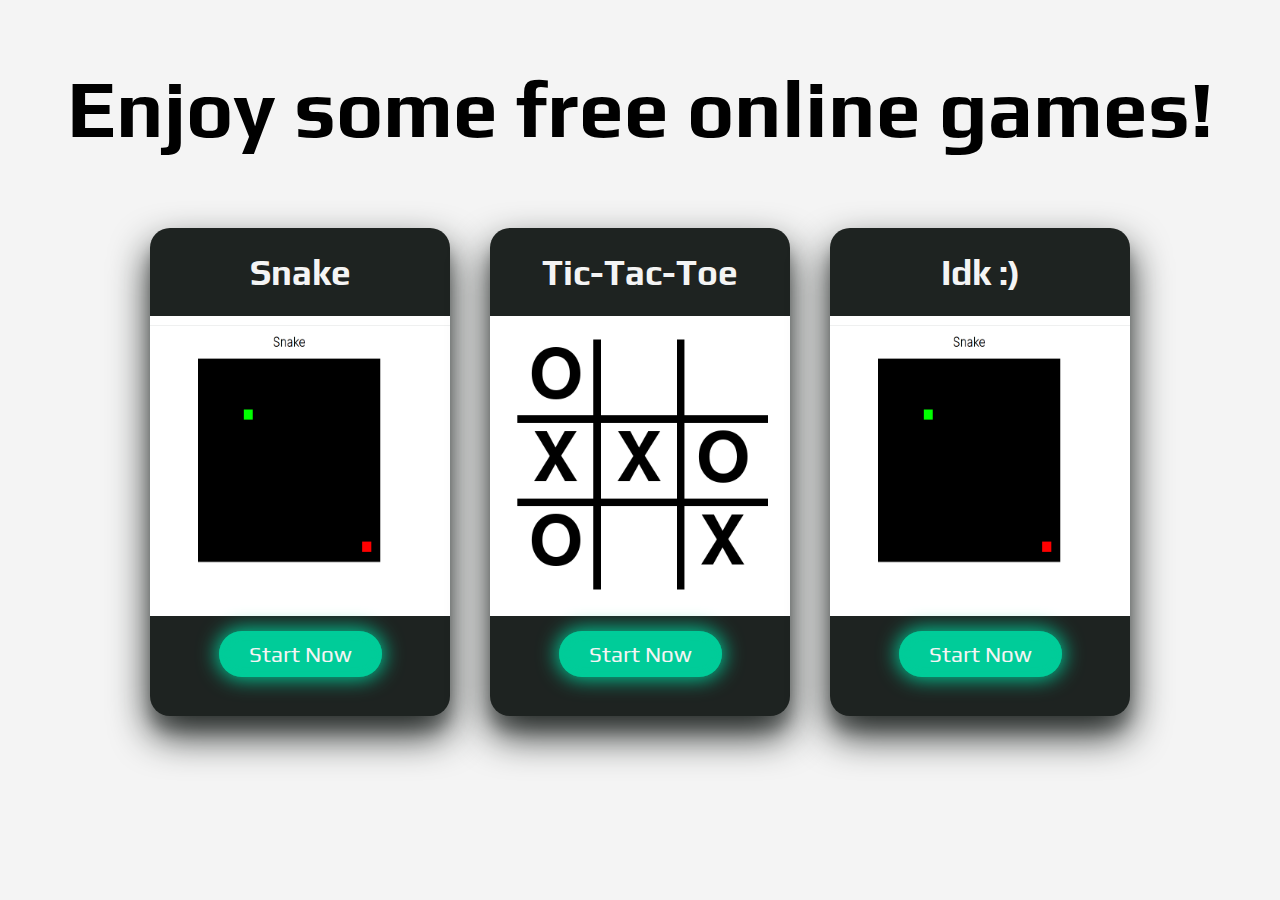
<file: index.html>
<!DOCTYPE html>
<html lang="en">
<head>
    <meta charset="UTF-8">
    <meta http-equiv="X-UA-Compatible" content="IE=edge">
    <meta name="viewport" content="width=device-width, initial-scale=1.0">
    <title>Skrollo-Games</title>
    <link rel="stylesheet" href="style.css">
</head>
<body>
    <section>
        <div class="rt-container">
              <div class="col-rt-12">
                  <div class="Scriptcontent">
                  
    <!-- GAMES -->
      <div class="container">
        <div class="top">
          <h1 style="font-size: 5rem;">Enjoy some free online games!</h1>
        </div>
        
        <div class="package-container">
        <!-- SNAKE -->
        
          <div class="packages">
            <h1>Snake</h1>
            <img src="snake.png" alt="">
            <a href="snake.html" class="button button1">Start Now</a>
          </div>
        <!-- TIC-TAC-TOE -->

          <div class="packages">
            <h1>Tic-Tac-Toe</h1>
            <img src="tic-tac-toe.png" alt="eh belin non ho ancora uno screen">
            <a href="#" class="button button1">Start Now</a>
          </div>
        
        <!-- IDK -->

          <div class="packages">
            <h1>Idk :)</h1>
            <img src="snake.png" alt="">
            <a href="#" class="button button1">Start Now</a>
          </div>
          
        </div>
      </div>
    <!-- partial -->
                
               
                </div>
            </div>
        </div>
    </section>
</body>
</html>
</file>
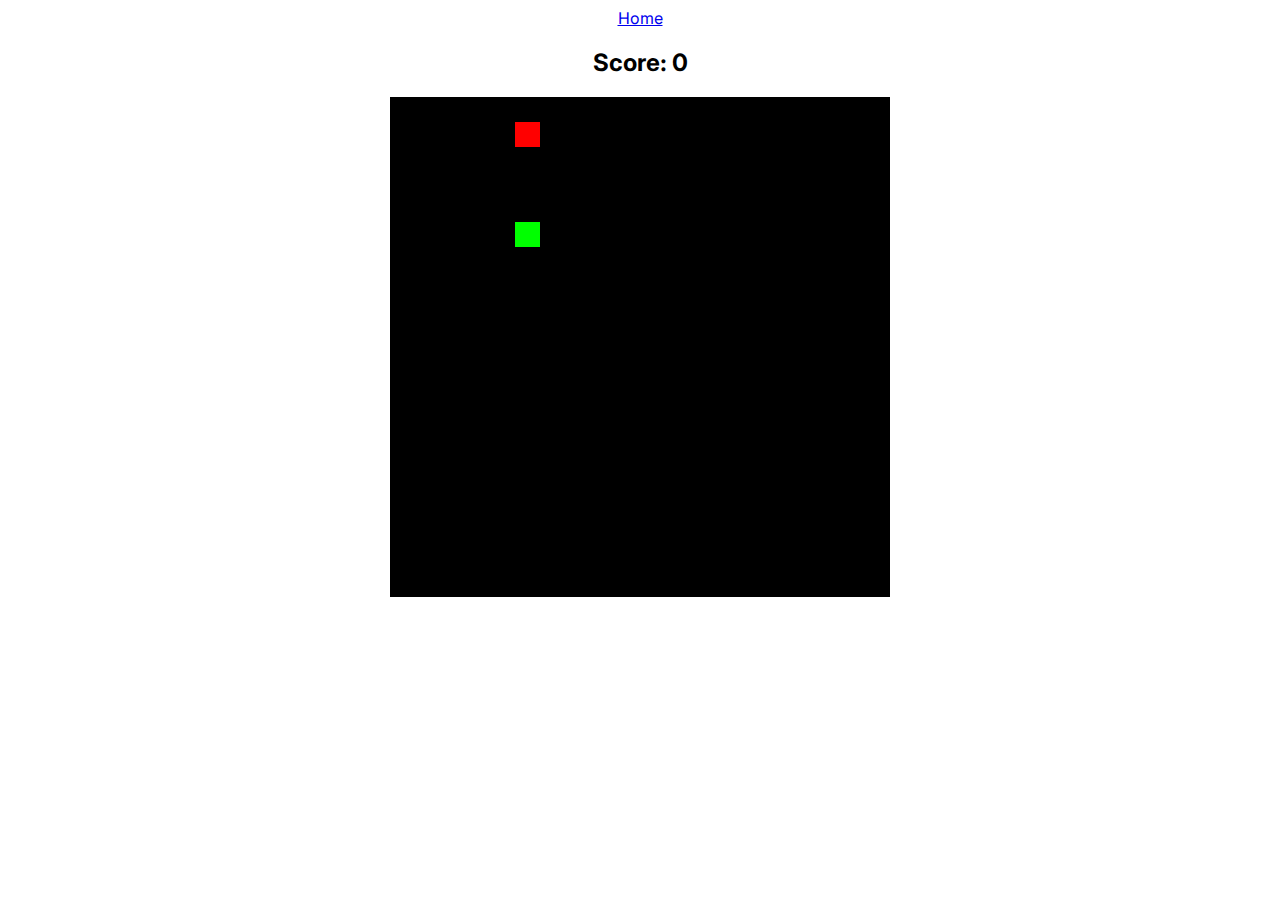
<file: snake.html>
<!DOCTYPE html>
<html lang="en">
<head>
    <meta charset="UTF-8">
    <meta http-equiv="X-UA-Compatible" content="IE=edge">
    <meta name="viewport" content="width=device-width, initial-scale=1.0">
    <title>Snake</title>
    <link rel="stylesheet" href="snake-style.css">
    <script src="snake.js"></script>

    <link rel="preconnect" href="https://fonts.googleapis.com"><link rel="preconnect" href="https://fonts.gstatic.com" crossorigin><link href="https://fonts.googleapis.com/css2?family=Inter:wght@200&display=swap" rel="stylesheet">
</head>
<body>
    <a href="/" class="button button1">Home</a>
    <h2>Score: <span id="score"></span></h2>
    <canvas id="board"></canvas>
</body>
</html>
</file>
<file: style.css>
@import url("https://fonts.googleapis.com/css2?family=Play:wght@400;700&display=swap");

body {
  background-color: #f4f4f4;

  font-family: "Play", sans-serif;
}

.container {
  width: 100%;
}

.packages {
  margin: 20px;
  width: 300px;
  padding-bottom: 1.5em;
  height: 100%;
  background-color: #1e2321;
  display: flex;
  flex-direction: column;
  align-items: center;
  text-align: center;
  border-radius: 20px;
  box-shadow: 0 19px 38px rgba(30, 35, 33, 1), 0 15px 12px rgba(30, 35, 33, 0.2);
  flex-wrap: wrap;
  color: #f4f4f4;
}

h1,
h2 {
  font-size: 2.2em;
}
.text1,
.text2{
    color: #fff;
}

.list li {
  font-size: 20px;
  list-style: none;
  border-bottom: 1px solid #f4f4f4;
  padding-inline-start: 0;
  border-width: 1px;
  padding: 10px;
}

.first {
  margin-top: 40px;
  border-top: 1px solid #f4f4f4;
}

.list {
  width: 80%;
}

ol,
ul {
  padding: 0;
}

.top {
  display: flex;
  flex-direction: column;
  align-items: center;
}

input,
label {
  display: inline-block;
  vertical-align: middle;
  margin: 10px 0;
}

.button {
  padding: 10px 30px;
  text-decoration: none;
  font-size: 1.4em;
  margin: 15px 15px;
  border-radius: 50px;
  color: #f4f4f4;
  transition: all 0.3s ease 0s;
}

.button:hover {
  transform: scale(1.2);
}

.button1 {
  background-color: #00cc99;
  box-shadow: 0 0 10px 0 #00cc99 inset, 0 0 20px 2px #00cc99;
}

.button2 {
  background-color: #ff007c;
  box-shadow: 0 0 10px 0 #ff007c inset, 0 0 20px 2px #ff007c;
}

.button3 {
  background-color: #ffae42;
  box-shadow: 0 0 10px 0 #ffae42 inset, 0 0 20px 2px #ffae42;
}

.switch {
  position: relative;
  display: inline-block;
  width: 60px;
  height: 34px;
}

.switch input {
  opacity: 0;
  width: 0;
  height: 0;
}

.slider {
  position: absolute;
  cursor: pointer;
  top: 0;
  left: 0;
  right: 0;
  bottom: 0;
  background-color: #1e2321;
  -webkit-transition: 0.4s;

  box-shadow: 2px 6px 25px #1e2321;
  transform: translate(0px, 0px);
  transition: 0.6s ease transform, 0.6s box-shadow;
}

.slider:before {
  position: absolute;
  content: "";
  height: 26px;
  width: 26px;
  left: 4px;
  bottom: 4px;
  background-color: white;
  -webkit-transition: 0.4s;
  transition: 0.4s;
}

input:checked + .slider {
  background-color: #50bfe6;
}

input:focus + .slider {
  box-shadow: 0 0 1px #50bfe6;
}

input:checked + .slider:before {
  -webkit-transform: translateX(26px);
  -ms-transform: translateX(26px);
  transform: translateX(26px);
}

.slider.round {
  border-radius: 34px;
}

.slider.round:before {
  border-radius: 50%;
}

.package-container {
  display: flex;
  align-items: center;
  justify-content: center;
  flex-wrap: wrap;
}
img{
    width: 300px;
    height: 300px;
}
</file>
<file: snake-style.css>
body{
 font-family: 'Inter', sans-serif;
 text-align: center;
}
</file>
